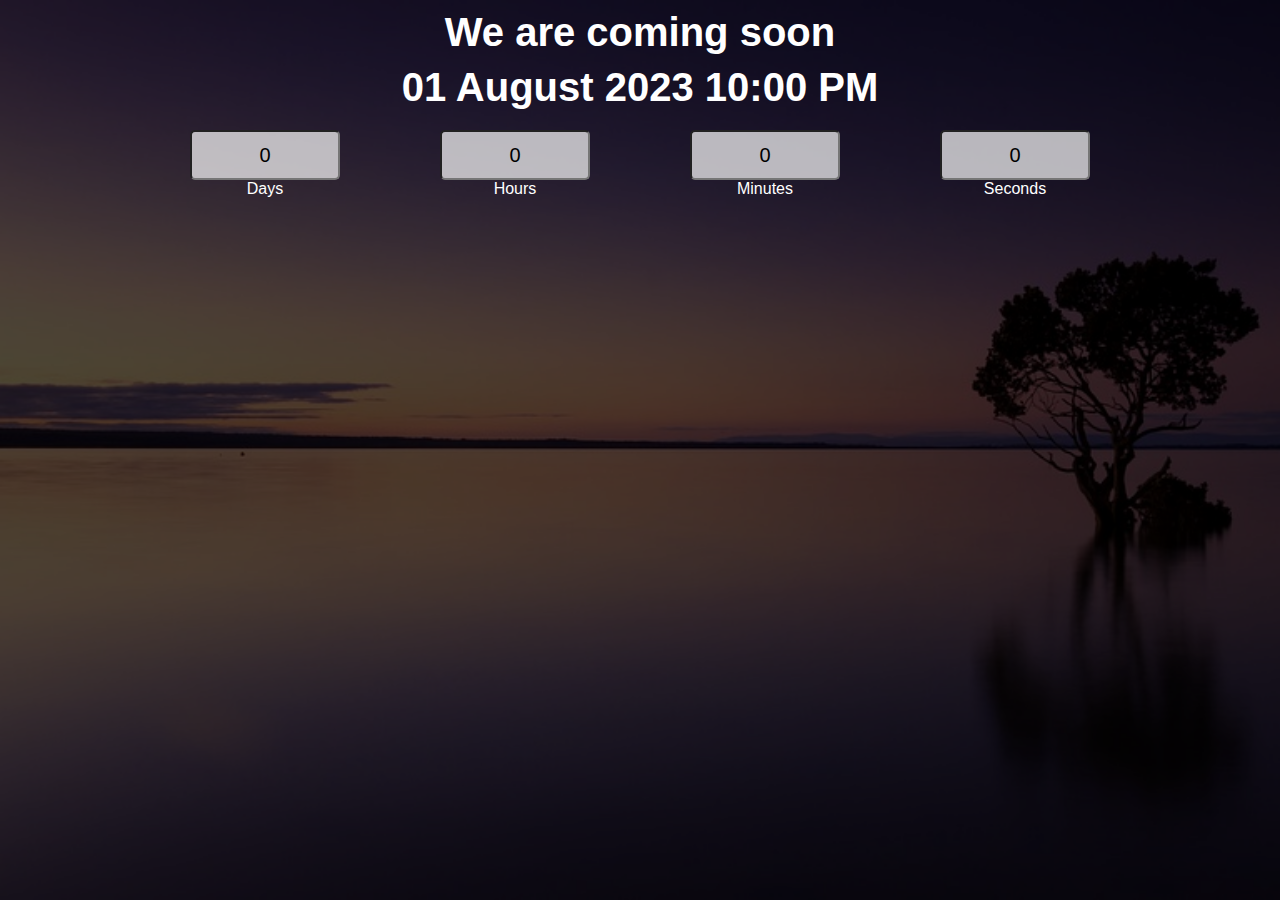
<file: 01 Countdown app/index.html>
<!DOCTYPE html>
<html lang="en">
<head>
    <meta charset="UTF-8">
    <meta name="viewport" content="width=device-width, initial-scale=1.0">
    <title>Document</title>
    <link rel="stylesheet" href="css/custome.css">
</head>
<body>
    <div class="main">
        <div class="overlay">
            <h2 class="title">We are coming soon </h2>
             <h3 class="title" id="end-date">20 March 2022 10 : 00 PM</h3>
             <div class="col">
                <div>
                    <input type="text" readonly value="0">
                    <br/>
                    <label for="">Days</label>
                </div>
                <div>
                    <input type="text" readonly value="0">
                    <br/>
                    <label for="">Hours</label>
                </div>
                <div>
                    <input type="text" readonly value="0">
                    <br/>
                    <label for="">Minutes</label>
                </div>
                <div>
                    <input type="text" readonly value="0">
                    <br/>
                    <label for="">Seconds</label>
                </div>
             </div>
        </div>
    </div>
    <script src="js/app.js"></script>
</body>
</html>
</file>
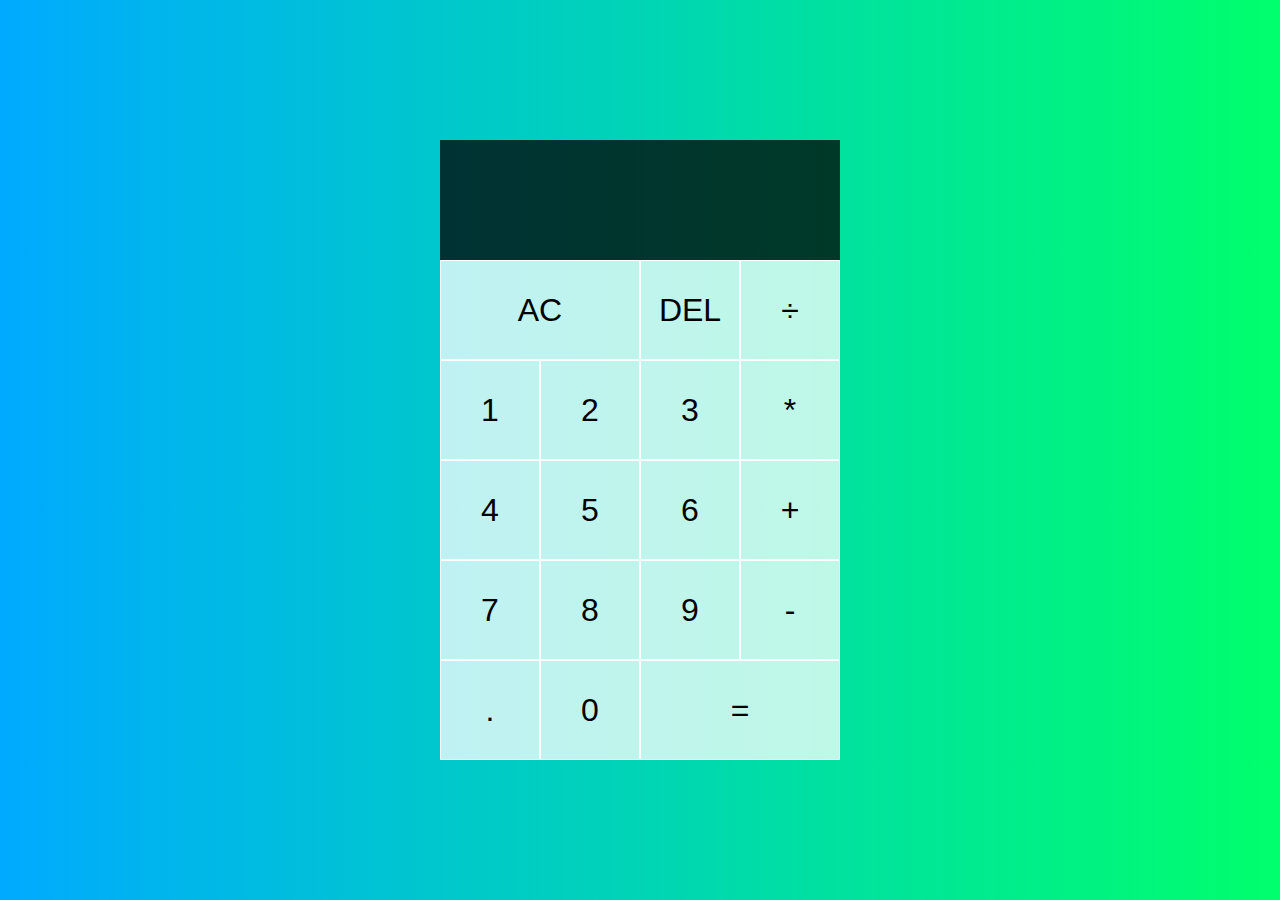
<file: Calculator/index.html>
<!DOCTYPE html>
<html lang="en">
<head>
  <meta charset="UTF-8">
  <meta name="viewport" content="width=device-width, initial-scale=1.0">
  <meta http-equiv="X-UA-Compatible" content="ie=edge">
  <title>Calculator</title>
  <link href="styles.css" rel="stylesheet">
  <script src="script.js" defer></script>
</head>
<body>
  <div class="calculator-grid">
    <div class="output">
      <div data-previous-operand class="previous-operand"></div>
      <div data-current-operand class="current-operand"></div>
    </div>
    <button data-all-clear class="span-two">AC</button>
    <button data-delete>DEL</button>
    <button data-operation>÷</button>
    <button data-number>1</button>
    <button data-number>2</button>
    <button data-number>3</button>
    <button data-operation>*</button>
    <button data-number>4</button>
    <button data-number>5</button>
    <button data-number>6</button>
    <button data-operation>+</button>
    <button data-number>7</button>
    <button data-number>8</button>
    <button data-number>9</button>
    <button data-operation>-</button>
    <button data-number>.</button>
    <button data-number>0</button>
    <button data-equals class="span-two">=</button>
  </div>
</body>
</html>
</file>
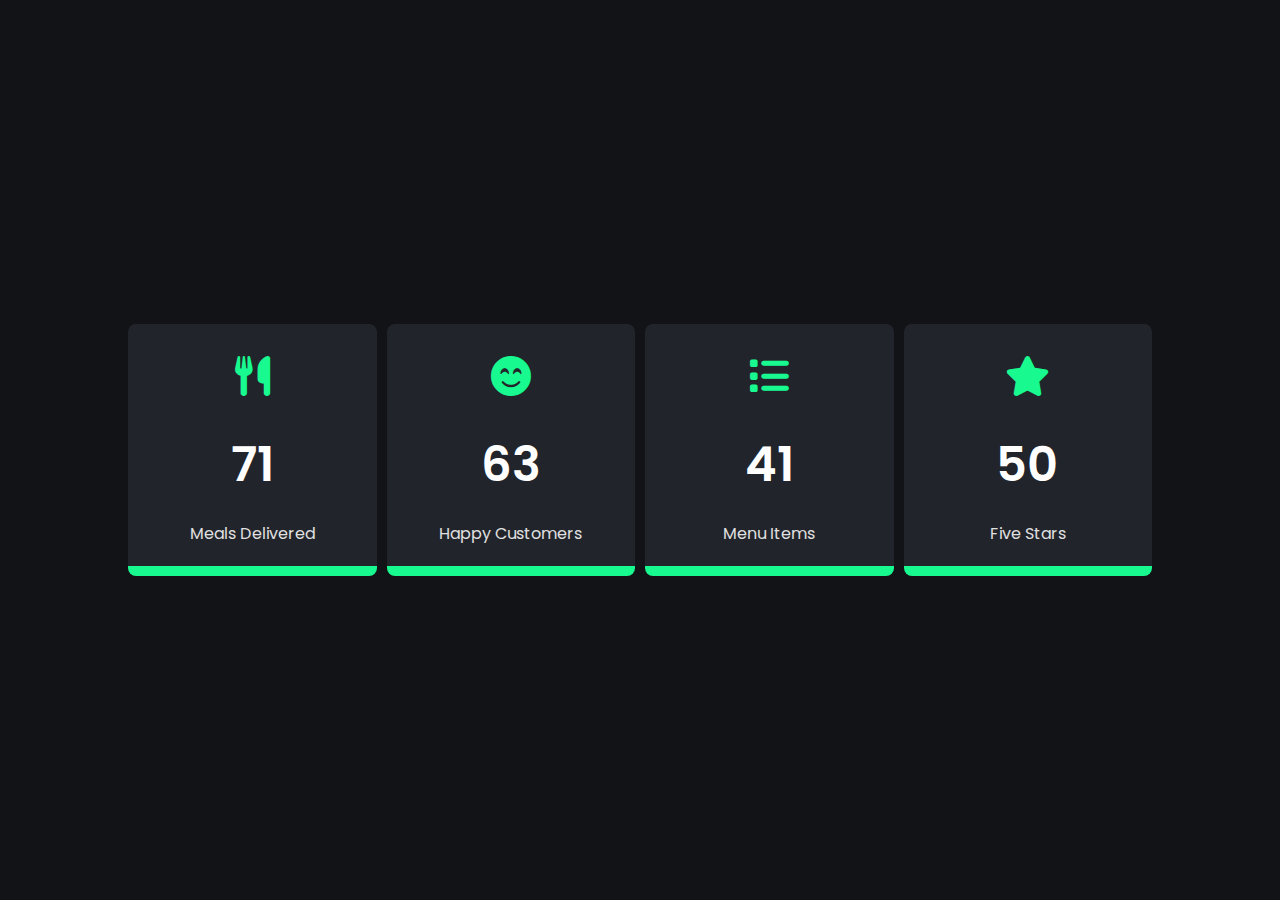
<file: Count Up Animation/index.html>
<!DOCTYPE html>
<html lang="en">
  <head>
    <meta name="viewport" content="width=device-width, initial-scale=1.0" />
    <title>Count Up Animation</title>
    <!-- FontAwesome Icons -->
    <link
      rel="stylesheet"
      href="https://cdnjs.cloudflare.com/ajax/libs/font-awesome/6.0.0-beta2/css/all.min.css"
    />
    <!-- Google Fonts -->
    <link
      href="https://fonts.googleapis.com/css2?family=Poppins:wght@400;600&display=swap"
      rel="stylesheet"
    />
    <!-- Stylesheet -->
    <link rel="stylesheet" href="style.css" />
  </head>
  <body>
    <div class="wrapper">
      <div class="container">
        <i class="fas fa-utensils"></i>
        <span class="num" data-val="400">000</span>
        <span class="text">Meals Delivered</span>
      </div>

      <div class="container">
        <i class="fas fa-smile-beam"></i>
        <span class="num" data-val="340">000</span>
        <span class="text">Happy Customers</span>
      </div>

      <div class="container">
        <i class="fas fa-list"></i>
        <span class="num" data-val="225">000</span>
        <span class="text">Menu Items</span>
      </div>

      <div class="container">
        <i class="fas fa-star"></i>
        <span class="num" data-val="280">000</span>
        <span class="text">Five Stars</span>
      </div>
    </div>
    <!-- Script -->
    <script src="script.js"></script>
  </body>
</html>
</file>
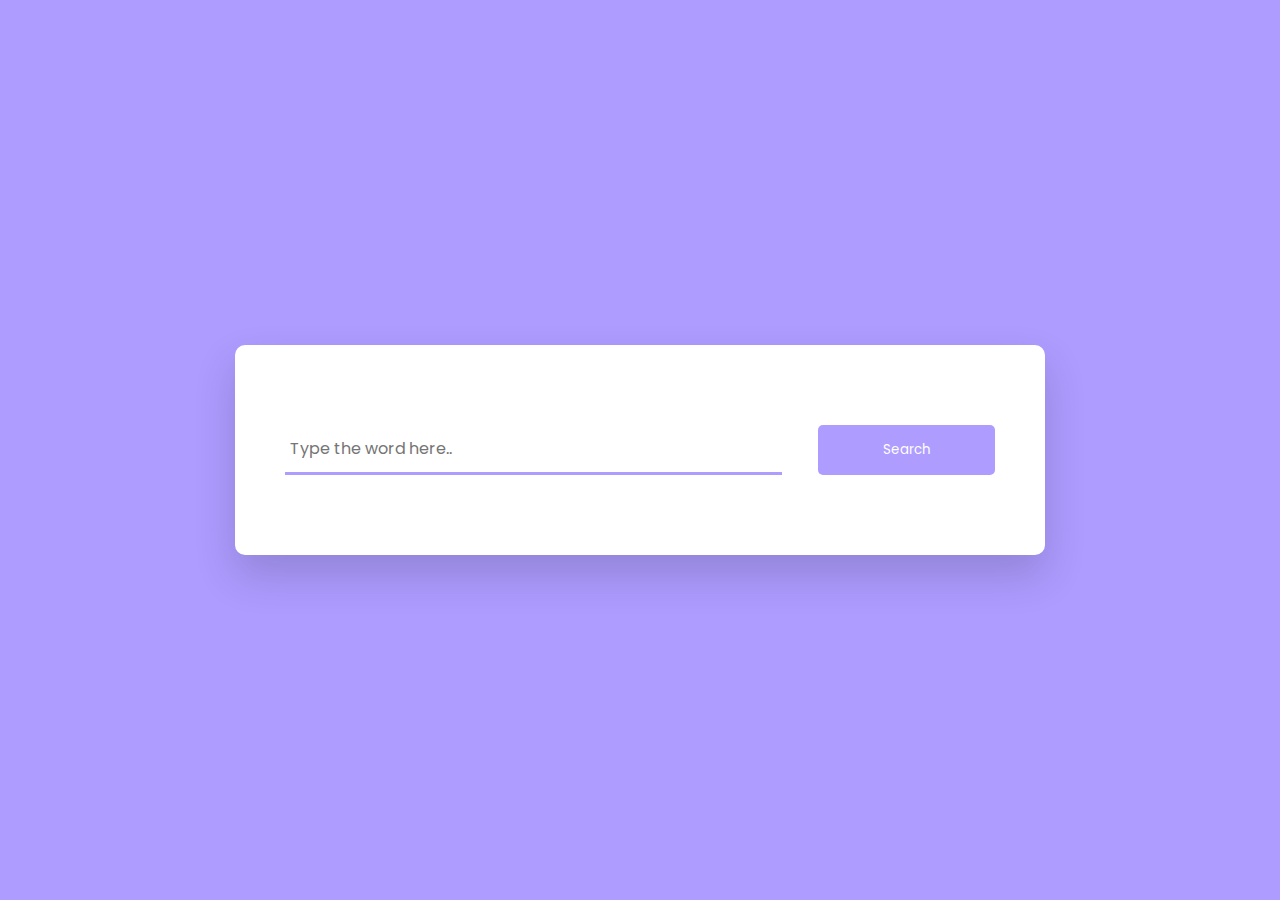
<file: Dictionary/index.html>
<!DOCTYPE html>
<html lang="en">
    <head>
        <meta name="viewport" content="width=device-width, initial-scale=1.0" />
        <!-- Font Awesome -->
        <link
            rel="stylesheet"
            href="https://cdnjs.cloudflare.com/ajax/libs/font-awesome/5.15.4/css/all.min.css"
        />
        <!-- Google Fonts -->
        <link
            href="https://fonts.googleapis.com/css2?family=Poppins&display=swap"
            rel="stylesheet"
        />
        <!-- Stylesheet -->
        <link rel="stylesheet" href="style.css" />
        <title>Dictionary</title>
    </head>
    <body>
        <audio id="sound"></audio>
        <div class="container">
            <div class="search-box">
                <input
                    type="text"
                    placeholder="Type the word here.."
                    id="inp-word"
                />
                <button id="search-btn">Search</button>
            </div>
            <div class="result" id="result"></div>
        </div>
        <!-- Script -->
        <script src="script.js"></script>
    </body>
</html>
</file>
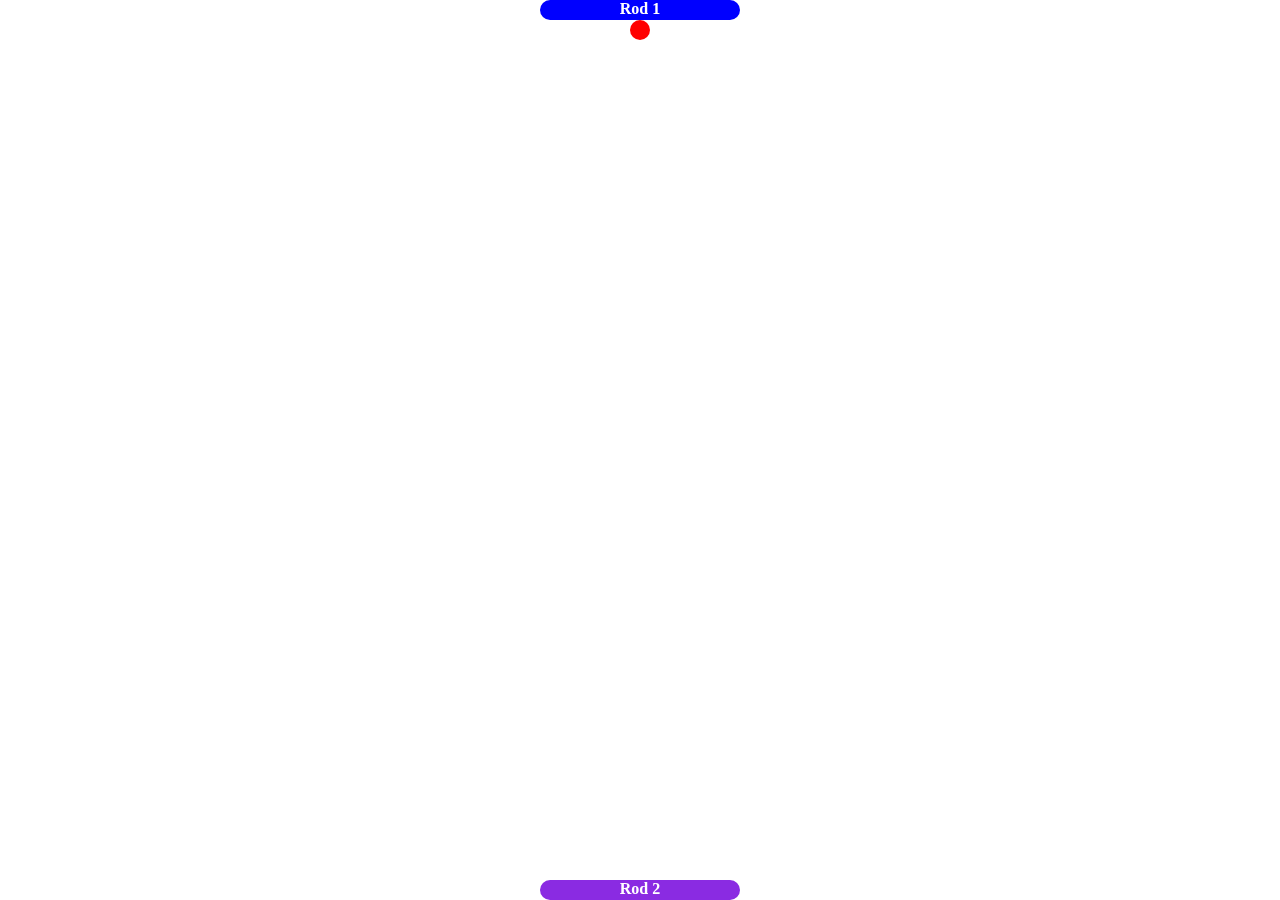
<file: Ping-Pong-Game/index.html>
<!DOCTYPE html>
<html>
<head>
    <title>Ping Pong</title>
    <link rel="stylesheet" href="style.css">
</head>
<body>

    <div id="container">

        <div id="ball"></div>
        <div id="rod1">Rod 1</div>
        <div id="rod2">Rod 2</div>

    </div>
    <script src="script.js"></script>
</body>
</html>
</file>
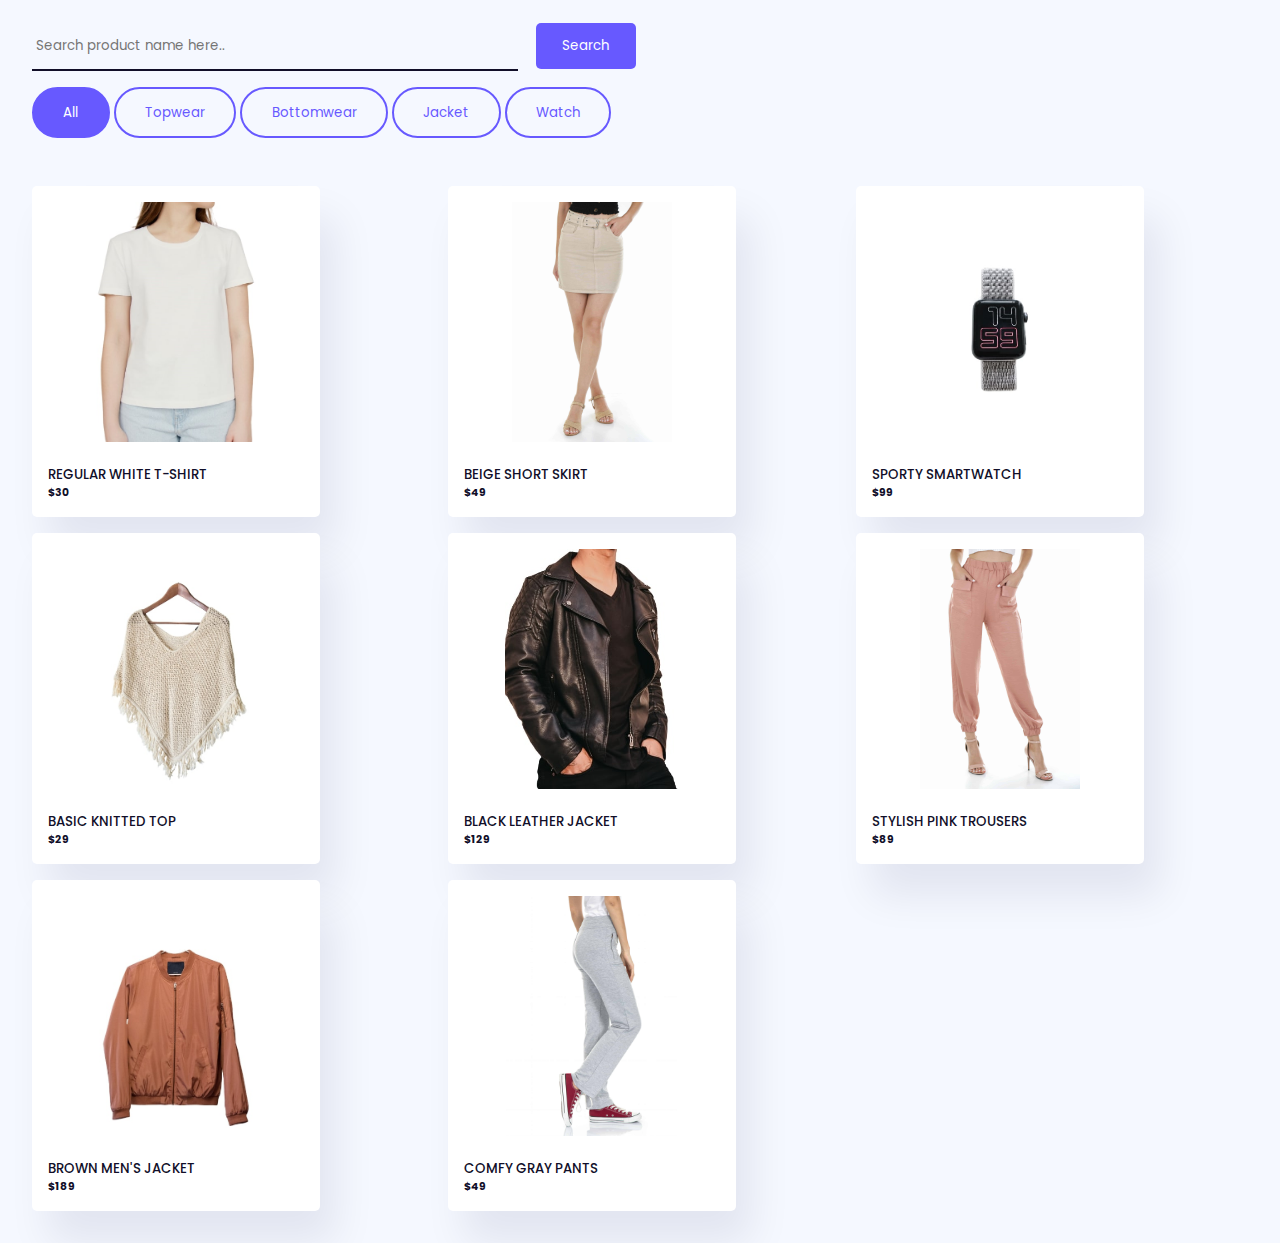
<file: Product Filter And Search/index.html>
<!DOCTYPE html>
<html lang="en">
  <head>
    <meta name="viewport" content="width=device-width, initial-scale=1.0" />
    <title>Product Filter And Search</title>
    <!-- Google Font -->
    <link
      href="https://fonts.googleapis.com/css2?family=Poppins:wght@400;500&display=swap"
      rel="stylesheet"
    />
    <!-- Stylesheet -->
    <link rel="stylesheet" href="style.css" />
  </head>
  <body>
    <div class="wrapper">
      <div id="search-container">
        <input
          type="search"
          id="search-input"
          placeholder="Search product name here.."
        />
        <button id="search">Search</button>
      </div>
      <div id="buttons">
        <button class="button-value" onclick="filterProduct('all')">All</button>
        <button class="button-value" onclick="filterProduct('Topwear')">
          Topwear
        </button>
        <button class="button-value" onclick="filterProduct('Bottomwear')">
          Bottomwear
        </button>
        <button class="button-value" onclick="filterProduct('Jacket')">
          Jacket
        </button>
        <button class="button-value" onclick="filterProduct('Watch')">
          Watch
        </button>
      </div>
      <div id="products"></div>
    </div>
    <!-- Script -->
    <script src="script.js"></script>
  </body>
</html>
</file>
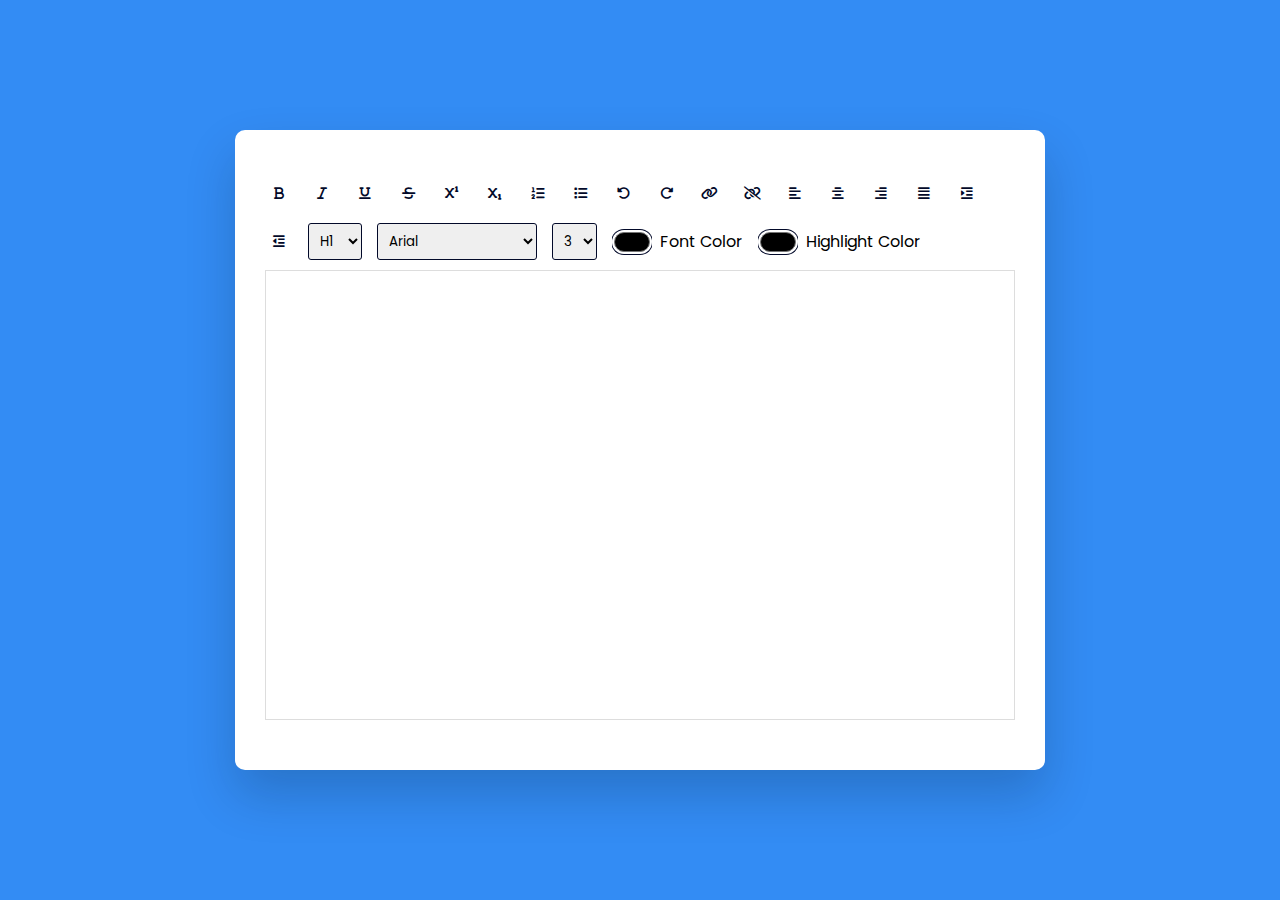
<file: Rich Text Editor/index.html>
<!DOCTYPE html>
<html lang="en">
  <head>
    <meta name="viewport" content="width=device-width, initial-scale=1.0" />
    <title>Rich Text Editor</title>
    <!-- FontAwesome Icons -->
    <link
      rel="stylesheet"
      href="https://cdnjs.cloudflare.com/ajax/libs/font-awesome/6.1.1/css/all.min.css"
    />
    <!-- Google Fonts -->
    <link
      href="https://fonts.googleapis.com/css2?family=Poppins&display=swap"
      rel="stylesheet"
    />
    <!-- Stylesheet -->
    <link rel="stylesheet" href="style.css" />
  </head>
  <body>
    <div class="container">
      <div class="options">
        <!-- Text Format -->
        <button id="bold" class="option-button format">
          <i class="fa-solid fa-bold"></i>
        </button>
        <button id="italic" class="option-button format">
          <i class="fa-solid fa-italic"></i>
        </button>
        <button id="underline" class="option-button format">
          <i class="fa-solid fa-underline"></i>
        </button>
        <button id="strikethrough" class="option-button format">
          <i class="fa-solid fa-strikethrough"></i>
        </button>
        <button id="superscript" class="option-button script">
          <i class="fa-solid fa-superscript"></i>
        </button>
        <button id="subscript" class="option-button script">
          <i class="fa-solid fa-subscript"></i>
        </button>

        <!-- List -->
        <button id="insertOrderedList" class="option-button">
          <div class="fa-solid fa-list-ol"></div>
        </button>
        <button id="insertUnorderedList" class="option-button">
          <i class="fa-solid fa-list"></i>
        </button>

        <!-- Undo/Redo -->
        <button id="undo" class="option-button">
          <i class="fa-solid fa-rotate-left"></i>
        </button>
        <button id="redo" class="option-button">
          <i class="fa-solid fa-rotate-right"></i>
        </button>

        <!-- Link -->
        <button id="createLink" class="adv-option-button">
          <i class="fa fa-link"></i>
        </button>
        <button id="unlink" class="option-button">
          <i class="fa fa-unlink"></i>
        </button>

        <!-- Alignment -->
        <button id="justifyLeft" class="option-button align">
          <i class="fa-solid fa-align-left"></i>
        </button>
        <button id="justifyCenter" class="option-button align">
          <i class="fa-solid fa-align-center"></i>
        </button>
        <button id="justifyRight" class="option-button align">
          <i class="fa-solid fa-align-right"></i>
        </button>
        <button id="justifyFull" class="option-button align">
          <i class="fa-solid fa-align-justify"></i>
        </button>
        <button id="indent" class="option-button spacing">
          <i class="fa-solid fa-indent"></i>
        </button>
        <button id="outdent" class="option-button spacing">
          <i class="fa-solid fa-outdent"></i>
        </button>

        <!-- Headings -->
        <select id="formatBlock" class="adv-option-button">
          <option value="H1">H1</option>
          <option value="H2">H2</option>
          <option value="H3">H3</option>
          <option value="H4">H4</option>
          <option value="H5">H5</option>
          <option value="H6">H6</option>
        </select>

        <!-- Font -->
        <select id="fontName" class="adv-option-button"></select>
        <select id="fontSize" class="adv-option-button"></select>

        <!-- Color -->
        <div class="input-wrapper">
          <input type="color" id="foreColor" class="adv-option-button" />
          <label for="foreColor">Font Color</label>
        </div>
        <div class="input-wrapper">
          <input type="color" id="backColor" class="adv-option-button" />
          <label for="backColor">Highlight Color</label>
        </div>
      </div>
      <div id="text-input" contenteditable="true"></div>
    </div>
    <!--Script-->
    <script src="script.js"></script>
  </body>
</html>
</file>
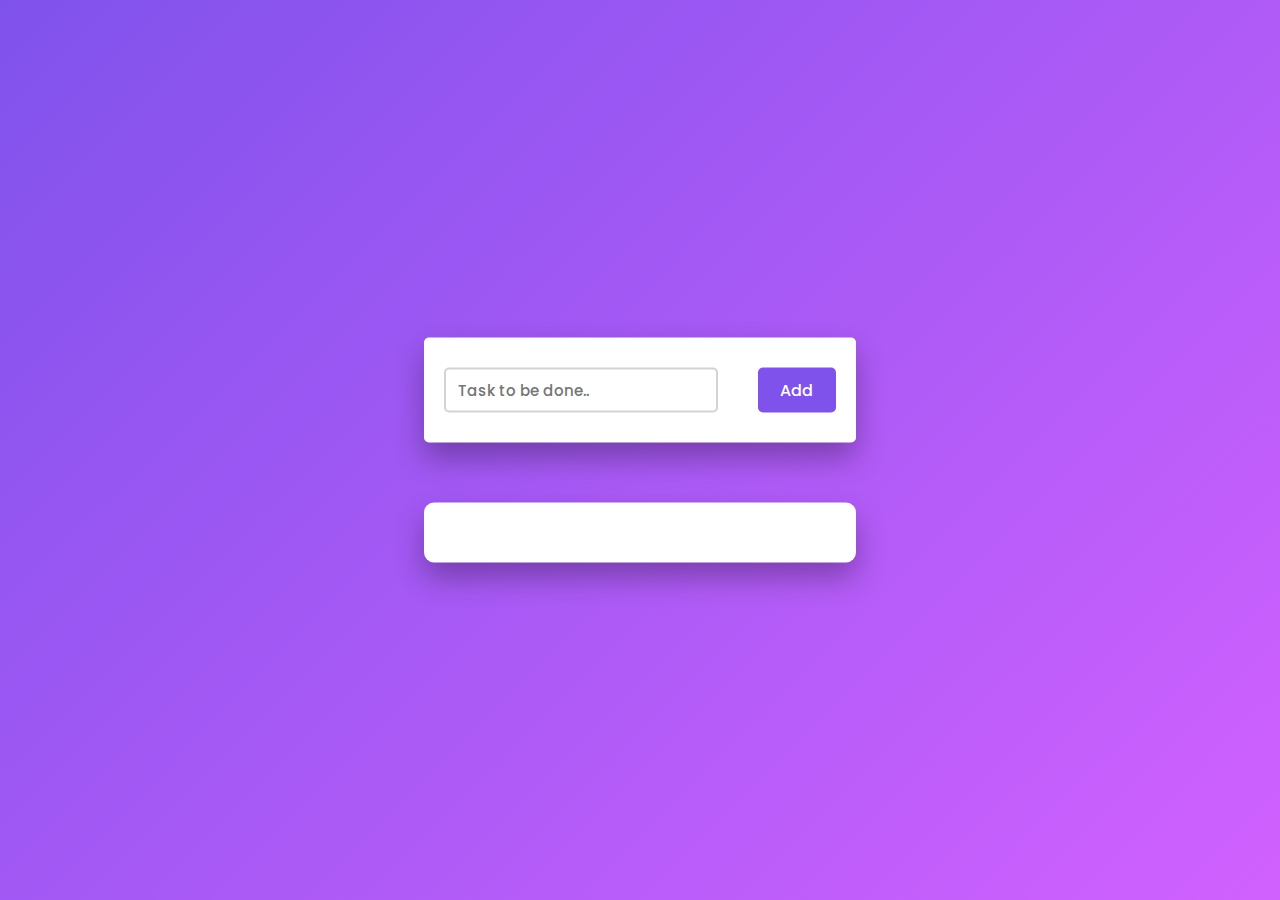
<file: To Do List/index.html>
<!DOCTYPE html>
<html lang="en">
<head>
    <title>Simple To Do List</title>
    <!--Google Font-->
    <link href="https://fonts.googleapis.com/css2?family=Poppins:wght@400;500&display=swap" rel="stylesheet">
    <!--Font Awesome CDN-->
    <link rel="stylesheet" href="https://cdnjs.cloudflare.com/ajax/libs/font-awesome/5.15.2/css/all.min.css">
    <!--Stylesheet-->
    <link rel="stylesheet" href="style.css">
</head>
<body>
    <div class="container">
        <div id="newtask">
            <input type="text" placeholder="Task to be done..">
            <button id="push">Add</button>
        </div>
        <div id="tasks"></div>
    </div>
    <!--Script-->
    <script src="script.js"></script>
</body>
</html>
</file>
<file: 01 Countdown app/css/custome.css>
* {
    margin: 0;
    padding: 0;
    box-sizing: border-box;
}

.main{
    width: 100%;
    height: 100vh;
    background:url(../image/04.jpg) center center;
    background-size: cover;
}

.overlay {
    width: 100%;
    height: 100%;
    background-color: rgba(0, 0, 0, 0.7);
    display: flex;
    /* justify-content: center; */
    align-items: center;
    flex-direction: column;
    color: white;
    font-family: sans-serif;
}

.title {
    margin-top: 10px;
    color: white;
    text-align: center;
    font-size: 2.5rem;
}

.col {
    width: 1000px;
    /* height: 100px; */
    /* border: 1px solid red; */
    margin: 20px auto;
    justify-content: center;
    display: flex;
    
    color: white;
}

.col div {
    width: 250px;
    text-align: center;
}

input {
    width: 60%;
    height: 50px;
    background-color: transparent;
    border-radius: 5px;
    /* display: block; */
    background-color: rgba(255, 255, 255, 0.7);
    text-align: center;
    font-size: 20px;
}
</file>
<file: Calculator/styles.css>
*, *::before, *::after {
    box-sizing: border-box;
    font-family: Gotham Rounded, sans-serif;
    font-weight: normal;
  }
  
  body {
    padding: 0;
    margin: 0;
    background: linear-gradient(to right, #00AAFF, #00FF6C);
  }
  
  .calculator-grid {
    display: grid;
    justify-content: center;
    align-content: center;
    min-height: 100vh;
    grid-template-columns: repeat(4, 100px);
    grid-template-rows: minmax(120px, auto) repeat(5, 100px);
  }
  
  .calculator-grid > button {
    cursor: pointer;
    font-size: 2rem;
    border: 1px solid white;
    outline: none;
    background-color: rgba(255, 255, 255, .75);
  }
  
  .calculator-grid > button:hover {
    background-color: rgba(255, 255, 255, .9);
  }
  
  .span-two {
    grid-column: span 2;
  }
  
  .output {
    grid-column: 1 / -1;
    background-color: rgba(0, 0, 0, .75);
    display: flex;
    align-items: flex-end;
    justify-content: space-around;
    flex-direction: column;
    padding: 10px;
    word-wrap: break-word;
    word-break: break-all;
  }
  
  .output .previous-operand {
    color: rgba(255, 255, 255, .75);
    font-size: 1.5rem;
  }
  
  .output .current-operand {
    color: white;
    font-size: 2.5rem;
  }
</file>
<file: Count Up Animation/style.css>
* {
  padding: 0;
  margin: 0;
  box-sizing: border-box;
  font-family: "Poppins", sans-serif;
}
body {
  background-color: #121317;
}
.wrapper {
  position: absolute;
  width: 80vw;
  transform: translate(-50%, -50%);
  top: 50%;
  left: 50%;
  display: flex;
  justify-content: space-around;
  gap: 10px;
}
.container {
  width: 28vmin;
  height: 28vmin;
  display: flex;
  flex-direction: column;
  justify-content: space-around;
  padding: 1em 0;
  position: relative;
  font-size: 16px;
  border-radius: 0.5em;
  background-color: #21242b;
  border-bottom: 10px solid #18f98f;
}
i {
  color: #18f98f;
  font-size: 2.5em;
  text-align: center;
}
span.num {
  color: #ffffff;
  display: grid;
  place-items: center;
  font-weight: 600;
  font-size: 3em;
}
span.text {
  color: #e0e0e0;
  font-size: 1em;
  text-align: center;
  pad: 0.7em 0;
  font-weight: 400;
  line-height: 0;
}
@media screen and (max-width: 1024px) {
  .wrapper {
    width: 85vw;
  }
  .container {
    height: 26vmin;
    width: 26vmin;
    font-size: 12px;
  }
}
@media screen and (max-width: 768px) {
  .wrapper {
    width: 90vw;
    flex-wrap: wrap;
    gap: 30px;
  }
  .container {
    width: calc(50% - 40px);
    height: 30vmin;
    font-size: 14px;
  }
}
@media screen and (max-width: 480px) {
  .wrapper {
    gap: 15px;
  }
  .container {
    width: 100%;
    height: 25vmin;
    font-size: 8px;
  }
}
</file>
<file: Dictionary/style.css>
* {
    padding: 0;
    margin: 0;
    box-sizing: border-box;
}
*:not(i) {
    font-family: "Poppins", sans-serif;
}
body {
    background-color: #ae9cff;
}
.container {
    background-color: #ffffff;
    width: 90vmin;
    position: absolute;
    transform: translate(-50%, -50%);
    top: 50%;
    left: 50%;
    padding: 80px 50px;
    border-radius: 10px;
    box-shadow: 0 20px 40px rgba(38, 33, 61, 0.2);
}
.search-box {
    width: 100%;
    display: flex;
    justify-content: space-between;
}
.search-box input {
    padding: 5px;
    width: 70%;
    border: none;
    outline: none;
    border-bottom: 3px solid #ae9cff;
    font-size: 16px;
}
.search-box button {
    padding: 15px 0;
    width: 25%;
    background-color: #ae9cff;
    border: none;
    outline: none;
    color: #ffffff;
    border-radius: 5px;
}
.result {
    position: relative;
}
.result h3 {
    font-size: 30px;
    color: #1f194c;
}
.result .word {
    display: flex;
    justify-content: space-between;
    margin-top: 80px;
}
.result button {
    background-color: transparent;
    color: #ae9cff;
    border: none;
    outline: none;
    font-size: 18px;
}
.result .details {
    display: flex;
    gap: 10px;
    color: #b3b6d4;
    margin: 5px 0 20px 0;
    font-size: 14px;
}
.word-meaning {
    color: #575a7b;
}
.word-example {
    color: #575a7b;
    font-style: italic;
    border-left: 5px solid #ae9cff;
    padding-left: 20px;
    margin-top: 30px;
}
.error {
    margin-top: 80px;
    text-align: center;
}
</file>
<file: Ping-Pong-Game/style.css>
#container {
    position: relative;
}

#ball {
    width: 20px;
    height: 20px;
    background-color: red;
    position: fixed;
    top: 20px;
    left: 52.5%;
    border-radius: 50%;
}

#rod1, #rod2 {
    width: 200px;
    height: 20px;
    position: fixed;
    left: 50%;
    border-radius: 25px;
    text-align: center;
    color: white;
    font-weight: bold;
}

#rod1 {
    background-color: blue;
    top: 0px;    
}

#rod2 {
    background-color: blueviolet;
    bottom: 0px;
}
</file>
<file: Product Filter And Search/style.css>
* {
  padding: 0;
  margin: 0;
  box-sizing: border-box;
  border: none;
  outline: none;
  font-family: "Poppins", sans-serif;
}
body {
  background-color: #f5f8ff;
}
.wrapper {
  width: 95%;
  margin: 0 auto;
}
#search-container {
  margin: 1em 0;
}
#search-container input {
  background-color: transparent;
  width: 40%;
  border-bottom: 2px solid #110f29;
  padding: 1em 0.3em;
}
#search-container input:focus {
  border-bottom-color: #6759ff;
}
#search-container button {
  padding: 1em 2em;
  margin-left: 1em;
  background-color: #6759ff;
  color: #ffffff;
  border-radius: 5px;
  margin-top: 0.5em;
}
.button-value {
  border: 2px solid #6759ff;
  padding: 1em 2.2em;
  border-radius: 3em;
  background-color: transparent;
  color: #6759ff;
  cursor: pointer;
}
.active {
  background-color: #6759ff;
  color: #ffffff;
}
#products {
  display: grid;
  grid-template-columns: auto auto auto;
  grid-column-gap: 1.5em;
  padding: 2em 0;
}
.card {
  background-color: #ffffff;
  max-width: 18em;
  margin-top: 1em;
  padding: 1em;
  border-radius: 5px;
  box-shadow: 1em 2em 2.5em rgba(1, 2, 68, 0.08);
}
.image-container {
  text-align: center;
}
img {
  max-width: 100%;
  object-fit: contain;
  height: 15em;
}
.container {
  padding-top: 1em;
  color: #110f29;
}
.container h5 {
  font-weight: 500;
}
.hide {
  display: none;
}
@media screen and (max-width: 720px) {
  img {
    max-width: 100%;
    object-fit: contain;
    height: 10em;
  }
  .card {
    max-width: 10em;
    margin-top: 1em;
  }
  #products {
    grid-template-columns: auto auto;
    grid-column-gap: 1em;
  }
}
</file>
<file: Rich Text Editor/style.css>
* {
  padding: 0;
  margin: 0;
  box-sizing: border-box;
}
body {
  background-color: #338cf4;
}
.container {
  background-color: #ffffff;
  width: 90vmin;
  padding: 50px 30px;
  position: absolute;
  transform: translate(-50%, -50%);
  left: 50%;
  top: 50%;
  border-radius: 10px;
  box-shadow: 0 25px 50px rgba(7, 20, 35, 0.2);
}
.options {
  display: flex;
  flex-wrap: wrap;
  align-items: center;
  gap: 15px;
}
button {
  height: 28px;
  width: 28px;
  display: grid;
  place-items: center;
  border-radius: 3px;
  border: none;
  background-color: #ffffff;
  outline: none;
  color: #020929;
}
select {
  padding: 7px;
  border: 1px solid #020929;
  border-radius: 3px;
}
.options label,
.options select {
  font-family: "Poppins", sans-serif;
}
.input-wrapper {
  display: flex;
  align-items: center;
  gap: 8px;
}
input[type="color"] {
  -webkit-appearance: none;
  -moz-appearance: none;
  appearance: none;
  background-color: transparent;
  width: 40px;
  height: 28px;
  border: none;
  cursor: pointer;
}
input[type="color"]::-webkit-color-swatch {
  border-radius: 15px;
  box-shadow: 0 0 0 2px #ffffff, 0 0 0 3px #020929;
}
input[type="color"]::-moz-color-swatch {
  border-radius: 15px;
  box-shadow: 0 0 0 2px #ffffff, 0 0 0 3px #020929;
}
#text-input {
  margin-top: 10px;
  border: 1px solid #dddddd;
  padding: 20px;
  height: 50vh;
}
.active {
  background-color: #e0e9ff;
}
</file>
<file: To Do List/style.css>
*,
*:before,
*:after{
    padding: 0;
    margin: 0;
    box-sizing: border-box;
}
body{
    height: 100vh;
    background: linear-gradient(
        135deg,
        #8052ec,
        #d161ff
    );
}
.container{
    width: 40%;
    min-width: 450px;
    position: absolute;
    transform: translate(-50%,-50%);
    top: 50%;
    left: 50%;
    padding: 30px 40px;
}
#newtask{
    position: relative;
    background-color: #ffffff;
    padding: 30px 20px;
    border-radius: 5px;
    box-shadow: 0 15px 30px rgba(0,0,0,0.3);
}
#newtask input{
    width: 70%;
    width: 70%;
    height: 45px;
    font-family: 'Poppins',sans-serif;
    font-size: 15px;
    border: 2px solid #d1d3d4;
    padding: 12px;
    color: #111111;
    font-weight: 500;
    position: relative;
    border-radius: 5px;
}
#newtask input:focus{
    outline: none;
    border-color: #8052ec;
}

#newtask button{
    position: relative;
    float: right;
    width: 20%;
    height: 45px;
    border-radius: 5px;
    font-family: 'Poppins',sans-serif;
    font-weight: 500;
    font-size: 16px;
    background-color: #8052ec;
    border: none;
    color: #ffffff;
    cursor: pointer;
    outline: none;
}
#tasks{
    background-color: #ffffff;
    padding: 30px 20px;
    margin-top: 60px;
    border-radius: 10px;
    box-shadow: 0 15px 30px rgba(0,0,0,0.3);
    width: 100%;
    position: relative;
}
.task{
    background-color: #ffffff;
    height: 50px;
    padding: 5px 10px;
    margin-top: 10px;
    display: flex;
    align-items: center;
    justify-content: space-between;
    border-bottom: 2px solid #d1d3d4;
    cursor: pointer;
}
.task span{
    font-family: 'Poppins',sans-serif;
    font-size: 15px;
    font-weight: 400;
}
.task button{
    background-color: #8052ec;
    color: #ffffff;
    height: 100%;
    width: 40px;
    border-radius: 5px;
    border: none;
    cursor: pointer;
    outline: none;
}
.completed{
    text-decoration: line-through;
}
</file>
